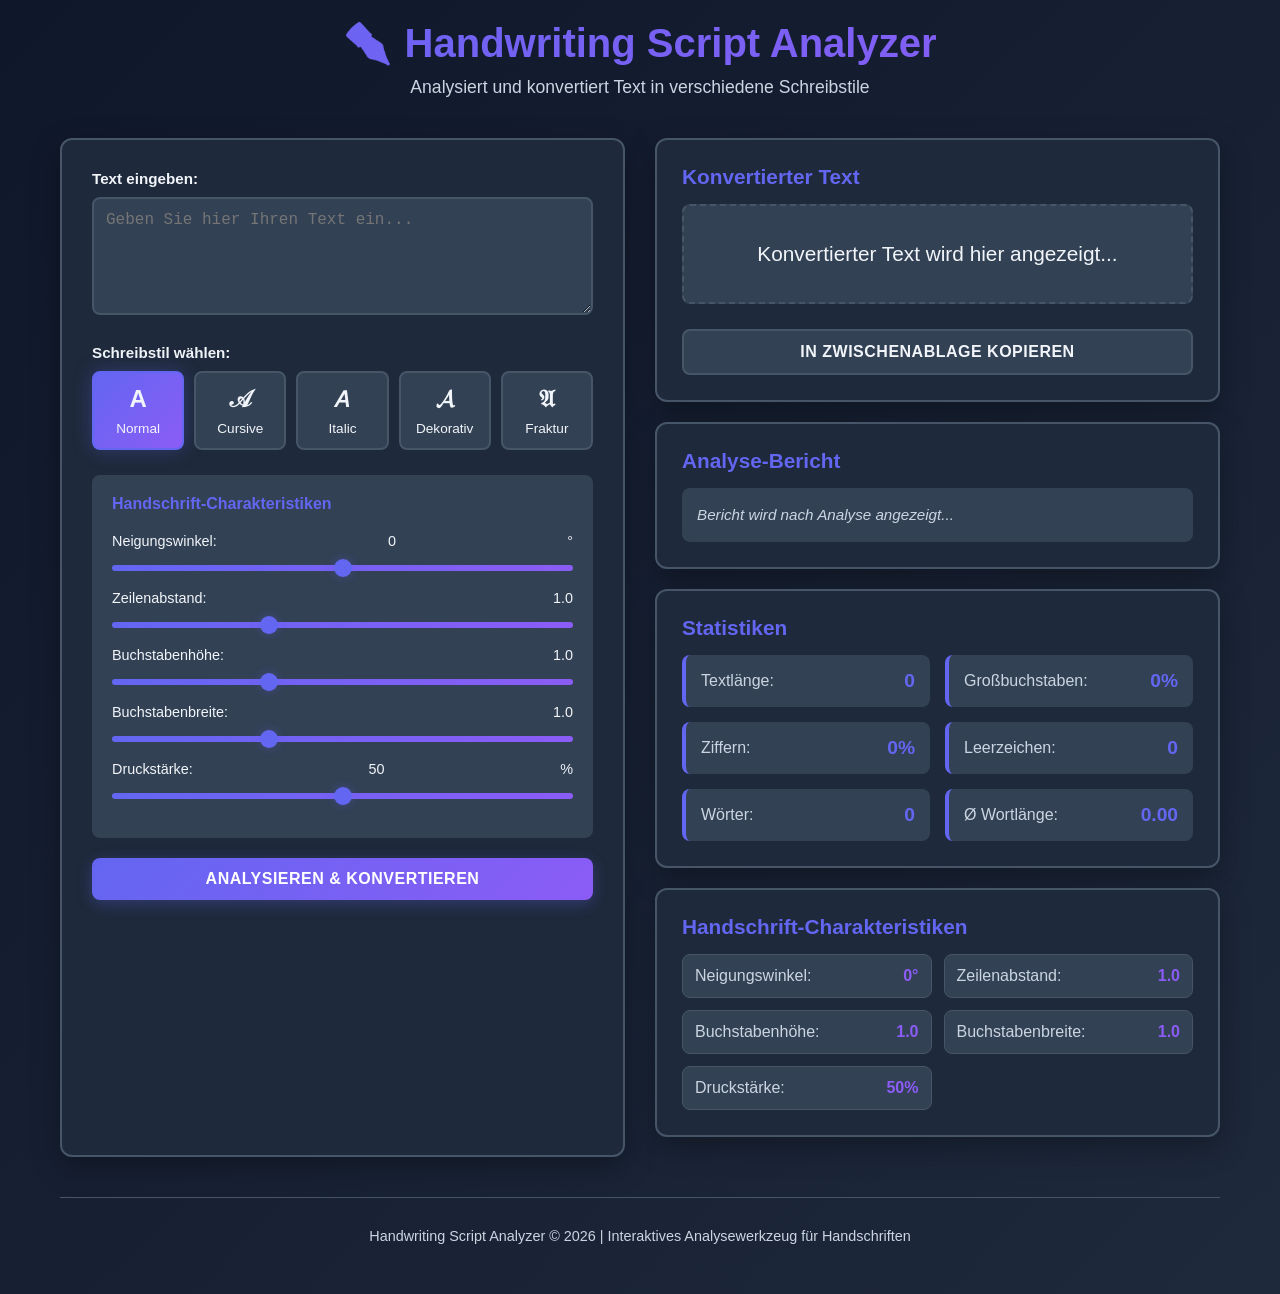
<file: handwriting-analyzer/index.html>
<!DOCTYPE html>
<html lang="de">
<head>
    <meta charset="UTF-8">
    <meta name="viewport" content="width=device-width, initial-scale=1.0">
    <title>Handwriting Script Analyzer</title>
    <link rel="stylesheet" href="styles.css">
</head>
<body>
    <div class="container">
        <header>
            <h1>✒️ Handwriting Script Analyzer</h1>
            <p class="subtitle">Analysiert und konvertiert Text in verschiedene Schreibstile</p>
        </header>

        <main class="content">
            <!-- Input Section -->
            <section class="input-section">
                <div class="form-group">
                    <label for="textInput">Text eingeben:</label>
                    <textarea 
                        id="textInput" 
                        placeholder="Geben Sie hier Ihren Text ein..."
                        rows="5"></textarea>
                </div>

                <!-- Style Selection -->
                <div class="form-group">
                    <label>Schreibstil wählen:</label>
                    <div class="style-buttons">
                        <button class="style-btn active" data-style="print">
                            <span class="style-preview">A</span>
                            <span class="style-name">Normal</span>
                        </button>
                        <button class="style-btn" data-style="cursive">
                            <span class="style-preview">𝒜</span>
                            <span class="style-name">Cursive</span>
                        </button>
                        <button class="style-btn" data-style="italic">
                            <span class="style-preview">𝘈</span>
                            <span class="style-name">Italic</span>
                        </button>
                        <button class="style-btn" data-style="decorative">
                            <span class="style-preview">𝓐</span>
                            <span class="style-name">Dekorativ</span>
                        </button>
                        <button class="style-btn" data-style="fraktur">
                            <span class="style-preview">𝔄</span>
                            <span class="style-name">Fraktur</span>
                        </button>
                    </div>
                </div>

                <!-- Characteristics Sliders -->
                <div class="characteristics-group">
                    <h3>Handschrift-Charakteristiken</h3>
                    
                    <div class="slider-group">
                        <label for="slantSlider">Neigungswinkel: <span id="slantValue">0</span>°</label>
                        <input type="range" id="slantSlider" min="-45" max="45" value="0" class="slider">
                    </div>

                    <div class="slider-group">
                        <label for="spacingSlider">Zeilenabstand: <span id="spacingValue">1.0</span></label>
                        <input type="range" id="spacingSlider" min="0.5" max="2" step="0.1" value="1" class="slider">
                    </div>

                    <div class="slider-group">
                        <label for="heightSlider">Buchstabenhöhe: <span id="heightValue">1.0</span></label>
                        <input type="range" id="heightSlider" min="0.5" max="2" step="0.1" value="1" class="slider">
                    </div>

                    <div class="slider-group">
                        <label for="widthSlider">Buchstabenbreite: <span id="widthValue">1.0</span></label>
                        <input type="range" id="widthSlider" min="0.5" max="2" step="0.1" value="1" class="slider">
                    </div>

                    <div class="slider-group">
                        <label for="pressureSlider">Druckstärke: <span id="pressureValue">50</span>%</label>
                        <input type="range" id="pressureSlider" min="0" max="100" value="50" class="slider">
                    </div>
                </div>

                <button id="analyzeBtn" class="btn-primary">Analysieren & Konvertieren</button>
            </section>

            <!-- Output Section -->
            <section class="output-section">
                <!-- Converted Text Display -->
                <div class="output-card">
                    <h2>Konvertierter Text</h2>
                    <div id="convertedOutput" class="converted-text-display">
                        Konvertierter Text wird hier angezeigt...
                    </div>
                    <button id="copyBtn" class="btn-secondary">In Zwischenablage kopieren</button>
                </div>

                <!-- Analysis Report -->
                <div class="output-card">
                    <h2>Analyse-Bericht</h2>
                    <div id="analysisReport" class="analysis-report">
                        <p class="placeholder">Bericht wird nach Analyse angezeigt...</p>
                    </div>
                </div>

                <!-- Statistics -->
                <div class="output-card">
                    <h2>Statistiken</h2>
                    <div id="statistics" class="statistics-grid">
                        <div class="stat-item">
                            <span class="stat-label">Textlänge:</span>
                            <span class="stat-value" id="statLength">0</span>
                        </div>
                        <div class="stat-item">
                            <span class="stat-label">Großbuchstaben:</span>
                            <span class="stat-value" id="statUppercase">0%</span>
                        </div>
                        <div class="stat-item">
                            <span class="stat-label">Ziffern:</span>
                            <span class="stat-value" id="statDigits">0%</span>
                        </div>
                        <div class="stat-item">
                            <span class="stat-label">Leerzeichen:</span>
                            <span class="stat-value" id="statSpaces">0</span>
                        </div>
                        <div class="stat-item">
                            <span class="stat-label">Wörter:</span>
                            <span class="stat-value" id="statWords">0</span>
                        </div>
                        <div class="stat-item">
                            <span class="stat-label">Ø Wortlänge:</span>
                            <span class="stat-value" id="statAvgWord">0.00</span>
                        </div>
                    </div>
                </div>

                <!-- Characteristics Display -->
                <div class="output-card">
                    <h2>Handschrift-Charakteristiken</h2>
                    <div id="characteristicsDisplay" class="characteristics-display">
                        <div class="char-item">
                            <span>Neigungswinkel:</span>
                            <span id="dispSlant">0°</span>
                        </div>
                        <div class="char-item">
                            <span>Zeilenabstand:</span>
                            <span id="dispSpacing">1.0</span>
                        </div>
                        <div class="char-item">
                            <span>Buchstabenhöhe:</span>
                            <span id="dispHeight">1.0</span>
                        </div>
                        <div class="char-item">
                            <span>Buchstabenbreite:</span>
                            <span id="dispWidth">1.0</span>
                        </div>
                        <div class="char-item">
                            <span>Druckstärke:</span>
                            <span id="dispPressure">50%</span>
                        </div>
                    </div>
                </div>
            </section>
        </main>

        <footer>
            <p>Handwriting Script Analyzer © 2026 | Interaktives Analysewerkzeug für Handschriften</p>
        </footer>
    </div>

    <script src="analyzer.js"></script>
</body>
</html>
</file>
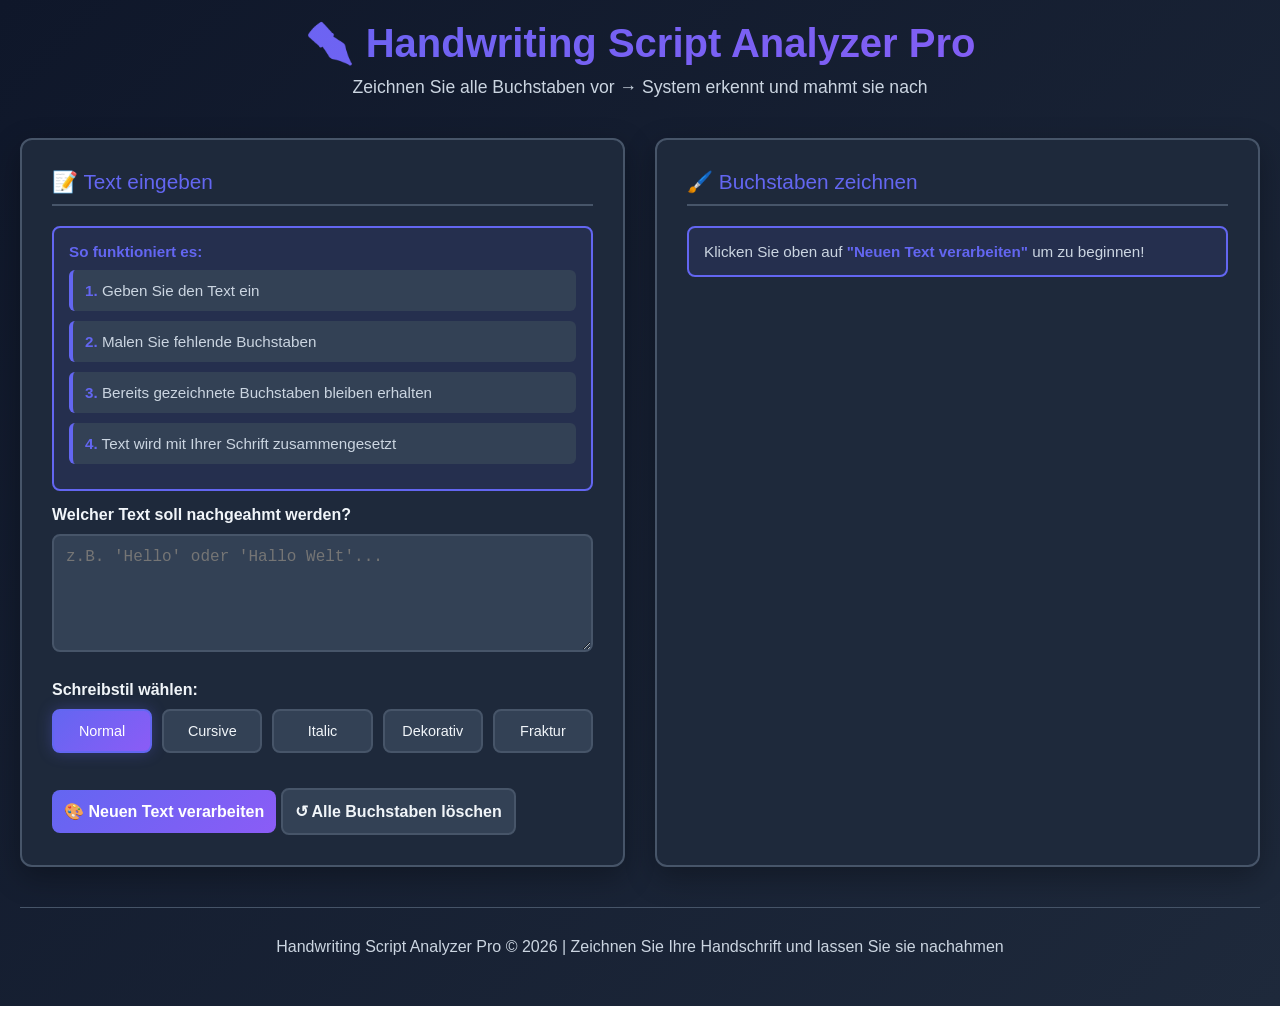
<file: handwriting-analyzer/standalone.html>
<!DOCTYPE html>
<html lang="de">
<head>
    <meta charset="UTF-8">
    <meta name="viewport" content="width=device-width, initial-scale=1.0">
    <title>Handwriting Script Analyzer Pro</title>
    <style>
        * {
            margin: 0;
            padding: 0;
            box-sizing: border-box;
        }

        :root {
            --primary-color: #6366f1;
            --secondary-color: #8b5cf6;
            --bg-primary: #0f172a;
            --bg-secondary: #1e293b;
            --bg-tertiary: #334155;
            --text-primary: #f1f5f9;
            --text-secondary: #cbd5e1;
            --border-color: #475569;
            --success-color: #10b981;
        }

        body {
            font-family: 'Segoe UI', Tahoma, Geneva, Verdana, sans-serif;
            background: linear-gradient(135deg, var(--bg-primary) 0%, var(--bg-secondary) 100%);
            color: var(--text-primary);
            min-height: 100vh;
        }

        .container {
            max-width: 1400px;
            margin: 0 auto;
            padding: 20px;
        }

        header {
            text-align: center;
            margin-bottom: 40px;
        }

        header h1 {
            font-size: 2.5rem;
            background: linear-gradient(135deg, var(--primary-color), var(--secondary-color));
            -webkit-background-clip: text;
            -webkit-text-fill-color: transparent;
            background-clip: text;
            margin-bottom: 10px;
        }

        header .subtitle {
            color: var(--text-secondary);
            font-size: 1.1rem;
        }

        .main-grid {
            display: grid;
            grid-template-columns: 1fr 1fr;
            gap: 30px;
            margin-bottom: 40px;
        }

        @media (max-width: 1200px) {
            .main-grid {
                grid-template-columns: 1fr;
            }
        }

        .panel {
            background: var(--bg-secondary);
            border: 2px solid var(--border-color);
            border-radius: 12px;
            padding: 30px;
            box-shadow: 0 10px 30px rgba(0, 0, 0, 0.3);
        }

        .panel-title {
            font-size: 1.3rem;
            color: var(--primary-color);
            margin-bottom: 20px;
            padding-bottom: 10px;
            border-bottom: 2px solid var(--border-color);
        }

        .form-group {
            margin-bottom: 25px;
        }

        .form-group label {
            display: block;
            margin-bottom: 10px;
            font-weight: 600;
            color: var(--text-primary);
        }

        textarea {
            width: 100%;
            padding: 12px;
            background: var(--bg-tertiary);
            border: 2px solid var(--border-color);
            border-radius: 8px;
            color: var(--text-primary);
            font-family: 'Monaco', monospace;
            font-size: 1rem;
            resize: vertical;
            transition: all 0.3s;
        }

        textarea:focus {
            outline: none;
            border-color: var(--primary-color);
            box-shadow: 0 0 0 3px rgba(99, 102, 241, 0.1);
        }

        .canvas-wrapper {
            border: 3px solid var(--primary-color);
            border-radius: 8px;
            background: white;
            padding: 0;
            margin-bottom: 15px;
            overflow: hidden;
            min-height: 280px;
            display: flex;
            align-items: center;
            justify-content: center;
        }

        #drawingCanvas {
            display: block;
            cursor: crosshair;
            touch-action: none;
            background: white;
        }

        .letter-display {
            background: var(--bg-tertiary);
            padding: 15px;
            border-radius: 8px;
            margin-bottom: 15px;
            text-align: center;
            font-size: 3rem;
            font-weight: bold;
            color: var(--primary-color);
            min-height: 80px;
            display: flex;
            align-items: center;
            justify-content: center;
            border: 2px solid var(--border-color);
        }

        .letter-progress {
            background: var(--bg-tertiary);
            padding: 15px;
            border-radius: 8px;
            margin-bottom: 15px;
            border: 2px solid var(--border-color);
        }

        .letter-progress-label {
            font-size: 0.9rem;
            color: var(--text-secondary);
            margin-bottom: 8px;
        }

        .letter-progress-bar {
            width: 100%;
            height: 25px;
            background: var(--bg-primary);
            border-radius: 4px;
            overflow: hidden;
            display: flex;
            align-items: center;
            justify-content: center;
            font-size: 0.8rem;
            color: white;
            font-weight: bold;
        }

        .letter-progress-fill {
            height: 100%;
            background: linear-gradient(90deg, var(--primary-color), var(--secondary-color));
            display: flex;
            align-items: center;
            justify-content: center;
            width: 0%;
            transition: width 0.3s;
        }

        .collected-letters {
            background: var(--bg-tertiary);
            padding: 15px;
            border-radius: 8px;
            border: 2px solid var(--success-color);
            min-height: 60px;
            font-size: 2rem;
            word-break: break-all;
            line-height: 1.5;
        }

        .style-buttons {
            display: grid;
            grid-template-columns: repeat(5, 1fr);
            gap: 10px;
        }

        .style-btn {
            padding: 12px;
            background: var(--bg-tertiary);
            border: 2px solid var(--border-color);
            border-radius: 8px;
            color: var(--text-primary);
            cursor: pointer;
            font-weight: 500;
            transition: all 0.3s;
            font-size: 0.9rem;
        }

        .style-btn:hover {
            border-color: var(--primary-color);
            background: rgba(99, 102, 241, 0.1);
        }

        .style-btn.active {
            background: linear-gradient(135deg, var(--primary-color), var(--secondary-color));
            border-color: var(--primary-color);
            color: white;
            box-shadow: 0 0 15px rgba(99, 102, 241, 0.3);
        }

        .button-group {
            display: grid;
            grid-template-columns: 1fr 1fr;
            gap: 15px;
        }

        .btn-primary, .btn-secondary {
            padding: 12px;
            border: none;
            border-radius: 8px;
            font-weight: 600;
            font-size: 1rem;
            cursor: pointer;
            transition: all 0.3s;
        }

        .btn-primary {
            background: linear-gradient(135deg, var(--primary-color), var(--secondary-color));
            color: white;
            grid-column: 1 / -1;
        }

        .btn-primary:hover {
            transform: translateY(-2px);
            box-shadow: 0 6px 20px rgba(99, 102, 241, 0.4);
        }

        .btn-secondary {
            background: var(--bg-tertiary);
            color: var(--text-primary);
            border: 2px solid var(--border-color);
        }

        .btn-secondary:hover {
            border-color: var(--primary-color);
            background: rgba(99, 102, 241, 0.1);
        }

        .btn-success {
            background: var(--success-color);
            color: white;
        }

        .btn-success:hover {
            transform: translateY(-2px);
            box-shadow: 0 6px 20px rgba(16, 185, 129, 0.3);
        }

        .btn-danger {
            background: #ef4444;
            color: white;
        }

        .btn-danger:hover {
            background: #dc2626;
        }

        .output-section {
            display: grid;
            grid-template-columns: 1fr 1fr;
            gap: 30px;
            margin-bottom: 40px;
        }

        @media (max-width: 1200px) {
            .output-section {
                grid-template-columns: 1fr;
            }
        }

        .output-card {
            background: var(--bg-secondary);
            border: 2px solid var(--border-color);
            border-radius: 12px;
            padding: 25px;
            box-shadow: 0 10px 30px rgba(0, 0, 0, 0.3);
        }

        .output-card h2 {
            color: var(--primary-color);
            margin-bottom: 15px;
            font-size: 1.2rem;
        }

        .result-display {
            background: white;
            padding: 20px;
            border-radius: 8px;
            min-height: 150px;
            display: flex;
            align-items: center;
            justify-content: center;
            font-size: 1.5rem;
            line-height: 2;
            word-break: break-word;
            border: 2px solid var(--border-color);
            margin-bottom: 15px;
            text-align: center;
            flex-wrap: wrap;
            gap: 5px;
            overflow-y: auto;
            max-height: 400px;
        }

        .mimic-letter-image {
            display: inline-block;
            margin: 5px;
            border: 1px solid #ddd;
            border-radius: 4px;
            background: white;
            padding: 2px;
        }

        .brush-size {
            display: flex;
            align-items: center;
            gap: 10px;
        }

        .brush-size input {
            flex: 1;
        }

        .brush-preview {
            width: 40px;
            height: 40px;
            background: var(--bg-tertiary);
            border-radius: 50%;
            border: 2px solid var(--border-color);
            display: flex;
            align-items: center;
            justify-content: center;
        }

        .brush-dot {
            background: var(--primary-color);
            border-radius: 50%;
        }

        .mimic-section {
            background: var(--bg-secondary);
            border: 2px solid var(--success-color);
            border-radius: 12px;
            padding: 25px;
            box-shadow: 0 10px 30px rgba(16, 185, 129, 0.1);
        }

        .mimic-section h2 {
            color: var(--success-color);
            margin-bottom: 15px;
        }

        .success-badge {
            display: inline-block;
            background: var(--success-color);
            color: white;
            padding: 4px 12px;
            border-radius: 20px;
            font-size: 0.8rem;
            font-weight: 600;
            margin-bottom: 15px;
        }

        .mimic-button {
            width: 100%;
            padding: 14px;
            background: linear-gradient(135deg, var(--success-color), #059669);
            color: white;
            border: none;
            border-radius: 8px;
            font-weight: 600;
            font-size: 1.1rem;
            cursor: pointer;
            margin-top: 15px;
            transition: all 0.3s;
            grid-column: 1 / -1;
        }

        .mimic-button:hover {
            transform: translateY(-2px);
            box-shadow: 0 6px 20px rgba(16, 185, 129, 0.4);
        }

        .info-box {
            background: rgba(99, 102, 241, 0.1);
            border: 2px solid var(--primary-color);
            border-radius: 8px;
            padding: 15px;
            margin-bottom: 15px;
            color: var(--text-secondary);
            font-size: 0.95rem;
        }

        .info-box strong {
            color: var(--primary-color);
        }

        .info-notice {
            background: rgba(16, 185, 129, 0.1);
            border: 2px solid var(--success-color);
            border-radius: 8px;
            padding: 12px;
            margin-bottom: 15px;
            color: var(--success-color);
            font-size: 0.9rem;
        }

        footer {
            text-align: center;
            padding: 30px;
            color: var(--text-secondary);
            border-top: 1px solid var(--border-color);
            margin-top: 40px;
        }

        .instruction-step {
            background: var(--bg-tertiary);
            padding: 12px;
            border-radius: 6px;
            margin-bottom: 10px;
            border-left: 4px solid var(--primary-color);
        }

        .instruction-step strong {
            color: var(--primary-color);
        }
    </style>
</head>
<body>
    <div class="container">
        <header>
            <h1>✒️ Handwriting Script Analyzer Pro</h1>
            <p class="subtitle">Zeichnen Sie alle Buchstaben vor → System erkennt und mahmt sie nach</p>
        </header>

        <div class="main-grid">
            <!-- LEFT PANEL: Text Input -->
            <div class="panel">
                <div class="panel-title">📝 Text eingeben</div>
                
                <div class="info-box">
                    <strong>So funktioniert es:</strong>
                    <div style="margin-top: 10px;">
                        <div class="instruction-step">
                            <strong>1.</strong> Geben Sie den Text ein
                        </div>
                        <div class="instruction-step">
                            <strong>2.</strong> Malen Sie fehlende Buchstaben
                        </div>
                        <div class="instruction-step">
                            <strong>3.</strong> Bereits gezeichnete Buchstaben bleiben erhalten
                        </div>
                        <div class="instruction-step">
                            <strong>4.</strong> Text wird mit Ihrer Schrift zusammengesetzt
                        </div>
                    </div>
                </div>

                <div class="form-group">
                    <label for="textInput">Welcher Text soll nachgeahmt werden?</label>
                    <textarea 
                        id="textInput" 
                        placeholder="z.B. 'Hello' oder 'Hallo Welt'..."
                        rows="5"></textarea>
                </div>

                <div class="form-group">
                    <label>Schreibstil wählen:</label>
                    <div class="style-buttons">
                        <button class="style-btn active" data-style="print">Normal</button>
                        <button class="style-btn" data-style="cursive">Cursive</button>
                        <button class="style-btn" data-style="italic">Italic</button>
                        <button class="style-btn" data-style="decorative">Dekorativ</button>
                        <button class="style-btn" data-style="fraktur">Fraktur</button>
                    </div>
                </div>

                <button id="startBtn" class="btn-primary">🎨 Neuen Text verarbeiten</button>
                <button id="resetBtn" class="btn-secondary" style="margin-top: 10px;">↺ Alle Buchstaben löschen</button>
            </div>

            <!-- RIGHT PANEL: Handwriting Canvas -->
            <div class="panel">
                <div class="panel-title">🖌️ Buchstaben zeichnen</div>
                
                <div id="trainingPanel" style="display: none;">
                    <div id="infoNotice" class="info-notice" style="display: none;"></div>

                    <div class="letter-display">
                        <div id="currentLetter">A</div>
                    </div>

                    <div class="letter-progress">
                        <div class="letter-progress-label">Fehlende Buchstaben:</div>
                        <div class="letter-progress-bar">
                            <div class="letter-progress-fill" id="progressBar" style="width: 0%">
                                <span id="progressText">0/0</span>
                            </div>
                        </div>
                    </div>

                    <div class="form-group">
                        <label>📄 Zeichenpapier (malen Sie den Buchstaben):</label>
                        <div class="canvas-wrapper">
                            <canvas id="drawingCanvas" width="400" height="250"></canvas>
                        </div>
                    </div>

                    <div class="form-group">
                        <label>Pinselgröße:</label>
                        <div class="brush-size">
                            <input type="range" id="brushSize" min="2" max="20" value="3" class="slider">
                            <div class="brush-preview">
                                <div class="brush-dot" id="brushPreview" style="width: 3px; height: 3px;"></div>
                            </div>
                        </div>
                    </div>

                    <div class="button-group">
                        <button id="clearCanvasBtn" class="btn-secondary btn-danger">🗑️ Löschen</button>
                        <button id="nextLetterBtn" class="btn-secondary btn-success">✓ Nächster Buchstabe →</button>
                    </div>

                    <div style="margin-top: 15px;">
                        <label>Gesammelte Buchstaben:</label>
                        <div class="collected-letters" id="collectedLetters"></div>
                    </div>

                    <button id="finishTrainingBtn" class="mimic-button" style="display: none;">
                        ✨ Fertig → Text anzeigen!
                    </button>
                </div>

                <div id="idlePanel">
                    <div class="info-box">
                        Klicken Sie oben auf <strong>"Neuen Text verarbeiten"</strong> um zu beginnen!
                    </div>
                </div>
            </div>
        </div>

        <!-- OUTPUT SECTION -->
        <div class="output-section" id="resultSection" style="display: none;">
            <div class="output-card">
                <h2>📝 Original Text</h2>
                <div class="result-display" id="originalText">
                    Text wird hier angezeigt...
                </div>
                <button id="copyOriginalBtn" class="btn-secondary">📋 Kopieren</button>
            </div>

            <div class="mimic-section">
                <div class="success-badge">✓ Mit Ihrer Schrift nachgeahmt</div>
                <h2>🎨 Nachgeahmter Text (Ihre Handschrift)</h2>
                <div class="result-display" id="mimicDisplay">
                    Nachgeahmter Text wird hier angezeigt...
                </div>
                <button id="downloadMimicBtn" class="btn-secondary">💾 Als Bild speichern</button>
                <button id="nextTextBtn" class="btn-primary" style="margin-top: 15px;">➕ Neuen Text</button>
            </div>
        </div>

        <footer>
            <p>Handwriting Script Analyzer Pro © 2026 | Zeichnen Sie Ihre Handschrift und lassen Sie sie nachahmen</p>
        </footer>
    </div>

    <script>
        // Canvas Setup
        const canvas = document.getElementById('drawingCanvas');
        const ctx = canvas.getContext('2d');
        const brushSizeInput = document.getElementById('brushSize');
        const brushPreview = document.getElementById('brushPreview');

        canvas.width = 400;
        canvas.height = 250;
        ctx.lineCap = 'round';
        ctx.lineJoin = 'round';

        // Globale Speicherung - Buchstaben bleiben erhalten
        let globalCollectedLetters = {};

        // State management
        let trainingState = {
            text: '',
            neededLetters: [],
            currentIndex: 0,
            style: 'print'
        };

        // Helper: Extract unique valid letters (lowercase), include German umlauts and ß
        function getUniqueLettersFromText(text) {
            if (!text) return [];
            // Normalize and lowercase, then extract any Unicode letters (covers ä, ö, ü, ß and more)
            try {
                const normalized = text.normalize('NFC').toLowerCase();
                const matches = normalized.match(/\p{L}/gu) || [];
                return Array.from(new Set(matches));
            } catch (err) {
                // Fallback for environments that don't support Unicode property escapes
                const matches = normalized.match(/[a-zäöüß]/g) || [];
                return Array.from(new Set(matches));
            }
        }

        // Brush size preview
        brushSizeInput.addEventListener('input', (e) => {
            const size = parseInt(e.target.value);
            brushPreview.style.width = size + 'px';
            brushPreview.style.height = size + 'px';
        });

        // Drawing
        let isDrawing = false;

        canvas.addEventListener('mousedown', (e) => {
            isDrawing = true;
            const rect = canvas.getBoundingClientRect();
            ctx.beginPath();
            ctx.moveTo(e.clientX - rect.left, e.clientY - rect.top);
        });

        canvas.addEventListener('mousemove', (e) => {
            if (!isDrawing) return;
            const rect = canvas.getBoundingClientRect();
            ctx.lineWidth = brushSizeInput.value;
            ctx.strokeStyle = '#6366f1';
            ctx.lineTo(e.clientX - rect.left, e.clientY - rect.top);
            ctx.stroke();
        });

        canvas.addEventListener('mouseup', () => isDrawing = false);
        canvas.addEventListener('mouseleave', () => isDrawing = false);

        // Touch support
        canvas.addEventListener('touchstart', (e) => {
            isDrawing = true;
            const rect = canvas.getBoundingClientRect();
            const touch = e.touches[0];
            ctx.beginPath();
            ctx.moveTo(touch.clientX - rect.left, touch.clientY - rect.top);
        });

        canvas.addEventListener('touchmove', (e) => {
            if (!isDrawing) return;
            e.preventDefault();
            const rect = canvas.getBoundingClientRect();
            const touch = e.touches[0];
            ctx.lineWidth = brushSizeInput.value;
            ctx.strokeStyle = '#6366f1';
            ctx.lineTo(touch.clientX - rect.left, touch.clientY - rect.top);
            ctx.stroke();
        });

        canvas.addEventListener('touchend', () => isDrawing = false);

        // Clear canvas
        document.getElementById('clearCanvasBtn').addEventListener('click', () => {
            ctx.clearRect(0, 0, canvas.width, canvas.height);
        });

        // Handwriting Analyzer mit visueller Nachahmung
        class HandwritingAnalyzer {
            constructor() {}

            createVisualMimic(text, containerElement) {
                containerElement.innerHTML = '';

                for (let char of text) {
                    const lowerChar = char.toLowerCase();

                    if (lowerChar === ' ') {
                        containerElement.appendChild(document.createElement('br'));
                    } else if (globalCollectedLetters[lowerChar]) {
                        const img = document.createElement('img');
                        img.src = globalCollectedLetters[lowerChar];
                        img.className = 'mimic-letter-image';
                        img.style.width = '60px';
                        img.style.height = '60px';
                        img.title = char.toUpperCase();
                        img.style.objectFit = 'contain';
                        containerElement.appendChild(img);
                    } else {
                        const span = document.createElement('span');
                        span.textContent = char;
                        span.style.fontSize = '2rem';
                        span.style.display = 'inline-block';
                        span.style.minWidth = '50px';
                        span.style.textAlign = 'center';
                        span.style.opacity = '0.5';
                        span.style.margin = '5px';
                        span.title = 'Nicht gezeichneter Buchstabe: ' + char;
                        containerElement.appendChild(span);
                    }
                }
            }
        }

        const analyzer = new HandwritingAnalyzer();

        // Style buttons
        document.querySelectorAll('.style-btn').forEach(btn => {
            btn.addEventListener('click', (e) => {
                document.querySelectorAll('.style-btn').forEach(b => b.classList.remove('active'));
                e.target.classList.add('active');
                trainingState.style = e.target.dataset.style;
            });
        });

        // Start training
        document.getElementById('startBtn').addEventListener('click', () => {
            const text = document.getElementById('textInput').value || '';
            if (!text.trim()) {
                alert('Bitte geben Sie einen Text ein!');
                return;
            }

            trainingState.text = text;

            // Berechne nur gültige Buchstaben (Unicode letters)
            const uniqueLetters = getUniqueLettersFromText(text);

            if (!uniqueLetters || uniqueLetters.length === 0) {
                alert('Kein gültiger Buchstabe im Text erkannt. Bitte geben Sie Buchstaben ein (z. B. A–Z, ä, ö, ü, ß).');
                return;
            }

            trainingState.neededLetters = uniqueLetters.filter(letter => !globalCollectedLetters[letter]).sort();
            trainingState.currentIndex = 0;

            console.debug('Start training for text:', text);
            console.debug('Unique letters (filtered):', uniqueLetters);
            console.debug('Needed letters:', trainingState.neededLetters);
            console.debug('Known letters:', Object.keys(globalCollectedLetters).sort());

            document.getElementById('idlePanel').style.display = 'none';
            document.getElementById('trainingPanel').style.display = 'block';

            // Info anzeigen wenn alle Buchstaben schon bekannt sind
            const infoNotice = document.getElementById('infoNotice');
            if (trainingState.neededLetters.length === 0) {
                const known = Object.keys(globalCollectedLetters).sort().join(', ') || '(keine)';
                infoNotice.style.display = 'block';
                infoNotice.innerHTML = `✓ Alle Buchstaben sind bereits gespeichert!<br><strong>Bekannt:</strong> ${known}<br><strong>Benötigt:</strong> (keine)`;
                document.getElementById('nextLetterBtn').style.display = 'none';
                document.getElementById('clearCanvasBtn').style.display = 'none';
                document.getElementById('brushSize').parentElement.parentElement.style.display = 'none';
                document.getElementById('finishTrainingBtn').style.display = 'block';
                document.getElementById('currentLetter').parentElement.innerHTML = '<div style="font-size: 2rem; color: #10b981;">✓ Alle Buchstaben bekannt!</div>';
                document.getElementById('progressBar').style.width = '100%';
                document.getElementById('progressText').textContent = `0/0`;
            } else {
                const known = Object.keys(globalCollectedLetters).sort().join(', ') || '(keine)';
                infoNotice.style.display = 'block';
                infoNotice.innerHTML = `<strong>Bekannt:</strong> ${known}<br><strong>Benötigt:</strong> ${trainingState.neededLetters.join(', ')}`;

                document.getElementById('infoNotice').style.display = 'block';
                document.getElementById('nextLetterBtn').style.display = 'inline-block';
                document.getElementById('clearCanvasBtn').style.display = 'inline-block';
                document.getElementById('brushSize').parentElement.parentElement.style.display = 'block';
                document.getElementById('finishTrainingBtn').style.display = 'none';
                updateLetterDisplay();
            }

            ctx.clearRect(0, 0, canvas.width, canvas.height);
            updateCollectedLetters();
        });

        function updateLetterDisplay() {
            if (!trainingState.neededLetters || trainingState.neededLetters.length === 0) return;

            // Guard: ensure currentIndex in bounds
            if (trainingState.currentIndex >= trainingState.neededLetters.length) trainingState.currentIndex = trainingState.neededLetters.length - 1;
            if (trainingState.currentIndex < 0) trainingState.currentIndex = 0;

            const letter = trainingState.neededLetters[trainingState.currentIndex];
            document.getElementById('currentLetter').textContent = letter ? letter.toUpperCase() : '';

            const progress = trainingState.neededLetters.length > 0 ? Math.round((trainingState.currentIndex / trainingState.neededLetters.length) * 100) : 100;
            document.getElementById('progressBar').style.width = progress + '%';
            document.getElementById('progressText').textContent = `${trainingState.currentIndex}/${trainingState.neededLetters.length}`;
        }

        function updateCollectedLetters() {
            const collected = Object.keys(globalCollectedLetters)
                .sort()
                .map(l => l.toUpperCase())
                .join(' ');
            document.getElementById('collectedLetters').textContent = collected || 'Keine Buchstaben gesammelt';
        }

        // Next letter button
        document.getElementById('nextLetterBtn').addEventListener('click', () => {
            if (!trainingState.neededLetters || trainingState.neededLetters.length === 0) return;

            const currentLetter = trainingState.neededLetters[trainingState.currentIndex];

            // Save the drawing as image data (ensure not blank)
            const drawing = canvas.toDataURL('image/png');
            // Quick blank-check: PNG of empty canvas still has a predictable header; we'll accept whatever's drawn.
            globalCollectedLetters[currentLetter] = drawing;

            ctx.clearRect(0, 0, canvas.width, canvas.height);

            trainingState.currentIndex++;
            updateCollectedLetters();

            if (trainingState.currentIndex >= trainingState.neededLetters.length) {
                document.getElementById('nextLetterBtn').style.display = 'none';
                document.getElementById('clearCanvasBtn').style.display = 'none';
                document.getElementById('brushSize').parentElement.parentElement.style.display = 'none';
                document.getElementById('finishTrainingBtn').style.display = 'block';
                document.getElementById('currentLetter').parentElement.innerHTML = '<div style="font-size: 2rem; color: #10b981;">✓ Alle Buchstaben erledigt!</div>';
                document.getElementById('progressBar').style.width = '100%';
                document.getElementById('progressText').textContent = `${trainingState.neededLetters.length}/${trainingState.neededLetters.length}`;
            } else {
                updateLetterDisplay();
            }
        });

        // Finish training and show results
        document.getElementById('finishTrainingBtn').addEventListener('click', () => {
            const originalText = trainingState.text;

            document.getElementById('originalText').textContent = originalText;
            analyzer.createVisualMimic(originalText, document.getElementById('mimicDisplay'));

            document.getElementById('trainingPanel').style.display = 'none';
            document.getElementById('resultSection').style.display = 'grid';
        });

        // Copy button
        document.getElementById('copyOriginalBtn').addEventListener('click', () => {
            navigator.clipboard.writeText(document.getElementById('originalText').textContent).then(() => {
                alert('✓ Originaltext kopiert!');
            });
        });

        // Download mimic as image
        document.getElementById('downloadMimicBtn').addEventListener('click', () => {
            const tempCanvas = document.createElement('canvas');
            tempCanvas.width = 1200;
            tempCanvas.height = 600;
            const tempCtx = tempCanvas.getContext('2d');

            tempCtx.fillStyle = 'white';
            tempCtx.fillRect(0, 0, tempCanvas.width, tempCanvas.height);

            let x = 30;
            let y = 50;
            const itemWidth = 80;
            const itemHeight = 80;
            const maxWidth = tempCanvas.width - 40;

            const keys = Object.keys(globalCollectedLetters);
            const processNextImage = (index) => {
                if (index >= keys.length) {
                    setTimeout(() => {
                        const link = document.createElement('a');
                        link.href = tempCanvas.toDataURL('image/png');
                        link.download = 'handwriting-mimic.png';
                        link.click();
                    }, 100);
                    return;
                }

                const letterKey = keys[index];
                const img = new Image();
                img.onload = function() {
                    if (x + itemWidth > maxWidth) {
                        x = 30;
                        y += itemHeight + 20;
                    }
                    tempCtx.drawImage(img, x, y, itemWidth, itemHeight);
                    x += itemWidth + 10;
                    processNextImage(index + 1);
                };
                img.src = globalCollectedLetters[letterKey];
            };

            processNextImage(0);
        });

        // Next text button
        document.getElementById('nextTextBtn').addEventListener('click', () => {
            document.getElementById('resultSection').style.display = 'none';
            document.getElementById('idlePanel').style.display = 'block';
            document.getElementById('textInput').value = '';
            document.getElementById('textInput').focus();
        });

        // Reset all letters
        document.getElementById('resetBtn').addEventListener('click', () => {
            if (confirm('Alle gezeichneten Buchstaben löschen? Diese Aktion kann nicht rückgängig gemacht werden.')) {
                globalCollectedLetters = {};
                updateCollectedLetters();
                alert('✓ Alle Buchstaben wurden gelöscht.');
            }
        });
    </script>
</body>
</html>
</file>
<file: handwriting-analyzer/styles.css>
* {
    margin: 0;
    padding: 0;
    box-sizing: border-box;
}

:root {
    --primary-color: #6366f1;
    --secondary-color: #8b5cf6;
    --accent-color: #ec4899;
    --success-color: #10b981;
    --bg-primary: #0f172a;
    --bg-secondary: #1e293b;
    --bg-tertiary: #334155;
    --text-primary: #f1f5f9;
    --text-secondary: #cbd5e1;
    --border-color: #475569;
    --shadow: 0 10px 30px rgba(0, 0, 0, 0.3);
    --transition: all 0.3s cubic-bezier(0.4, 0, 0.2, 1);
}

body {
    font-family: 'Segoe UI', Tahoma, Geneva, Verdana, sans-serif;
    background: linear-gradient(135deg, var(--bg-primary) 0%, var(--bg-secondary) 100%);
    color: var(--text-primary);
    min-height: 100vh;
}

.container {
    max-width: 1200px;
    margin: 0 auto;
    padding: 20px;
}

/* Header */
header {
    text-align: center;
    margin-bottom: 40px;
    animation: slideDown 0.6s ease;
}

header h1 {
    font-size: 2.5rem;
    background: linear-gradient(135deg, var(--primary-color), var(--secondary-color));
    -webkit-background-clip: text;
    -webkit-text-fill-color: transparent;
    background-clip: text;
    margin-bottom: 10px;
    font-weight: 800;
}

header .subtitle {
    color: var(--text-secondary);
    font-size: 1.1rem;
    font-weight: 300;
}

/* Main Content */
.content {
    display: grid;
    grid-template-columns: 1fr 1fr;
    gap: 30px;
    margin-bottom: 40px;
}

@media (max-width: 1024px) {
    .content {
        grid-template-columns: 1fr;
    }
}

/* Input Section */
.input-section {
    background: var(--bg-secondary);
    border: 2px solid var(--border-color);
    border-radius: 12px;
    padding: 30px;
    box-shadow: var(--shadow);
    animation: slideUp 0.6s ease;
}

/* Form Groups */
.form-group {
    margin-bottom: 25px;
}

.form-group label {
    display: block;
    margin-bottom: 10px;
    font-weight: 600;
    color: var(--text-primary);
    font-size: 0.95rem;
}

textarea {
    width: 100%;
    padding: 12px;
    background: var(--bg-tertiary);
    border: 2px solid var(--border-color);
    border-radius: 8px;
    color: var(--text-primary);
    font-family: 'Monaco', 'Courier New', monospace;
    font-size: 1rem;
    resize: vertical;
    transition: var(--transition);
}

textarea:focus {
    outline: none;
    border-color: var(--primary-color);
    box-shadow: 0 0 0 3px rgba(99, 102, 241, 0.1);
}

/* Style Buttons */
.style-buttons {
    display: grid;
    grid-template-columns: repeat(5, 1fr);
    gap: 10px;
}

@media (max-width: 768px) {
    .style-buttons {
        grid-template-columns: repeat(3, 1fr);
    }
}

.style-btn {
    padding: 12px;
    background: var(--bg-tertiary);
    border: 2px solid var(--border-color);
    border-radius: 8px;
    color: var(--text-primary);
    cursor: pointer;
    transition: var(--transition);
    display: flex;
    flex-direction: column;
    align-items: center;
    gap: 8px;
    font-size: 0.85rem;
    font-weight: 500;
}

.style-btn:hover {
    border-color: var(--primary-color);
    background: rgba(99, 102, 241, 0.1);
}

.style-btn.active {
    background: linear-gradient(135deg, var(--primary-color), var(--secondary-color));
    border-color: var(--primary-color);
    box-shadow: 0 0 20px rgba(99, 102, 241, 0.3);
}

.style-preview {
    font-size: 1.5rem;
    font-weight: bold;
}

/* Characteristics Group */
.characteristics-group {
    background: var(--bg-tertiary);
    padding: 20px;
    border-radius: 8px;
    margin-bottom: 20px;
}

.characteristics-group h3 {
    margin-bottom: 20px;
    font-size: 1rem;
    color: var(--primary-color);
}

.slider-group {
    margin-bottom: 15px;
}

.slider-group label {
    display: flex;
    justify-content: space-between;
    margin-bottom: 8px;
    font-size: 0.9rem;
}

.slider {
    width: 100%;
    height: 6px;
    border-radius: 3px;
    background: linear-gradient(to right, var(--primary-color), var(--secondary-color));
    outline: none;
    -webkit-appearance: none;
}

.slider::-webkit-slider-thumb {
    -webkit-appearance: none;
    appearance: none;
    width: 18px;
    height: 18px;
    border-radius: 50%;
    background: var(--primary-color);
    cursor: pointer;
    box-shadow: 0 0 10px rgba(99, 102, 241, 0.3);
}

.slider::-moz-range-thumb {
    width: 18px;
    height: 18px;
    border-radius: 50%;
    background: var(--primary-color);
    cursor: pointer;
    border: none;
    box-shadow: 0 0 10px rgba(99, 102, 241, 0.3);
}

/* Buttons */
.btn-primary,
.btn-secondary {
    width: 100%;
    padding: 12px;
    border: none;
    border-radius: 8px;
    font-weight: 600;
    font-size: 1rem;
    cursor: pointer;
    transition: var(--transition);
    text-transform: uppercase;
    letter-spacing: 0.5px;
}

.btn-primary {
    background: linear-gradient(135deg, var(--primary-color), var(--secondary-color));
    color: white;
    box-shadow: 0 4px 15px rgba(99, 102, 241, 0.3);
}

.btn-primary:hover {
    transform: translateY(-2px);
    box-shadow: 0 6px 20px rgba(99, 102, 241, 0.4);
}

.btn-secondary {
    background: var(--bg-tertiary);
    color: var(--text-primary);
    border: 2px solid var(--border-color);
    margin-top: 10px;
}

.btn-secondary:hover {
    border-color: var(--primary-color);
    background: rgba(99, 102, 241, 0.1);
}

/* Output Section */
.output-section {
    animation: slideUp 0.6s ease;
}

.output-card {
    background: var(--bg-secondary);
    border: 2px solid var(--border-color);
    border-radius: 12px;
    padding: 25px;
    margin-bottom: 20px;
    box-shadow: var(--shadow);
    transition: var(--transition);
}

.output-card:hover {
    border-color: var(--primary-color);
    box-shadow: 0 15px 40px rgba(99, 102, 241, 0.2);
}

.output-card h2 {
    font-size: 1.3rem;
    margin-bottom: 15px;
    color: var(--primary-color);
    display: flex;
    align-items: center;
    gap: 10px;
}

/* Converted Text Display */
.converted-text-display {
    background: var(--bg-tertiary);
    padding: 20px;
    border-radius: 8px;
    min-height: 100px;
    display: flex;
    align-items: center;
    justify-content: center;
    font-size: 1.3rem;
    line-height: 1.8;
    word-break: break-word;
    color: var(--text-primary);
    border: 2px dashed var(--border-color);
    margin-bottom: 15px;
}

.converted-text-display.filled {
    border-style: solid;
    border-color: var(--primary-color);
}

/* Analysis Report */
.analysis-report {
    background: var(--bg-tertiary);
    padding: 15px;
    border-radius: 8px;
    font-size: 0.95rem;
    line-height: 1.6;
}

.analysis-report .placeholder {
    color: var(--text-secondary);
    font-style: italic;
}

.analysis-report ul {
    list-style: none;
    padding-left: 0;
}

.analysis-report li {
    padding: 8px 0;
    display: flex;
    justify-content: space-between;
    border-bottom: 1px solid var(--border-color);
}

.analysis-report li:last-child {
    border-bottom: none;
}

.analysis-report .label {
    color: var(--text-secondary);
    font-weight: 500;
}

.analysis-report .value {
    color: var(--primary-color);
    font-weight: 600;
}

/* Statistics Grid */
.statistics-grid {
    display: grid;
    grid-template-columns: repeat(2, 1fr);
    gap: 15px;
}

@media (max-width: 768px) {
    .statistics-grid {
        grid-template-columns: 1fr;
    }
}

.stat-item {
    background: var(--bg-tertiary);
    padding: 15px;
    border-radius: 8px;
    display: flex;
    justify-content: space-between;
    align-items: center;
    border-left: 4px solid var(--primary-color);
}

.stat-label {
    color: var(--text-secondary);
    font-weight: 500;
}

.stat-value {
    color: var(--primary-color);
    font-weight: 700;
    font-size: 1.2rem;
}

/* Characteristics Display */
.characteristics-display {
    display: grid;
    grid-template-columns: repeat(2, 1fr);
    gap: 12px;
}

@media (max-width: 768px) {
    .characteristics-display {
        grid-template-columns: 1fr;
    }
}

.char-item {
    background: var(--bg-tertiary);
    padding: 12px;
    border-radius: 8px;
    display: flex;
    justify-content: space-between;
    align-items: center;
    border: 1px solid var(--border-color);
}

.char-item span:first-child {
    color: var(--text-secondary);
    font-weight: 500;
}

.char-item span:last-child {
    color: var(--secondary-color);
    font-weight: 700;
}

/* Footer */
footer {
    text-align: center;
    padding: 30px;
    color: var(--text-secondary);
    border-top: 1px solid var(--border-color);
    margin-top: 40px;
    font-size: 0.9rem;
}

/* Animations */
@keyframes slideDown {
    from {
        opacity: 0;
        transform: translateY(-20px);
    }
    to {
        opacity: 1;
        transform: translateY(0);
    }
}

@keyframes slideUp {
    from {
        opacity: 0;
        transform: translateY(20px);
    }
    to {
        opacity: 1;
        transform: translateY(0);
    }
}

/* Success Message */
.success-message {
    position: fixed;
    bottom: 20px;
    right: 20px;
    background: var(--success-color);
    color: white;
    padding: 15px 20px;
    border-radius: 8px;
    animation: slideUp 0.3s ease;
    z-index: 1000;
}

/* Loading State */
.loading {
    opacity: 0.6;
    pointer-events: none;
}

/* Responsive Design */
@media (max-width: 768px) {
    header h1 {
        font-size: 1.8rem;
    }

    .input-section,
    .output-card {
        padding: 20px;
    }

    .style-buttons {
        grid-template-columns: repeat(5, 1fr);
        gap: 8px;
    }
}
</file>
